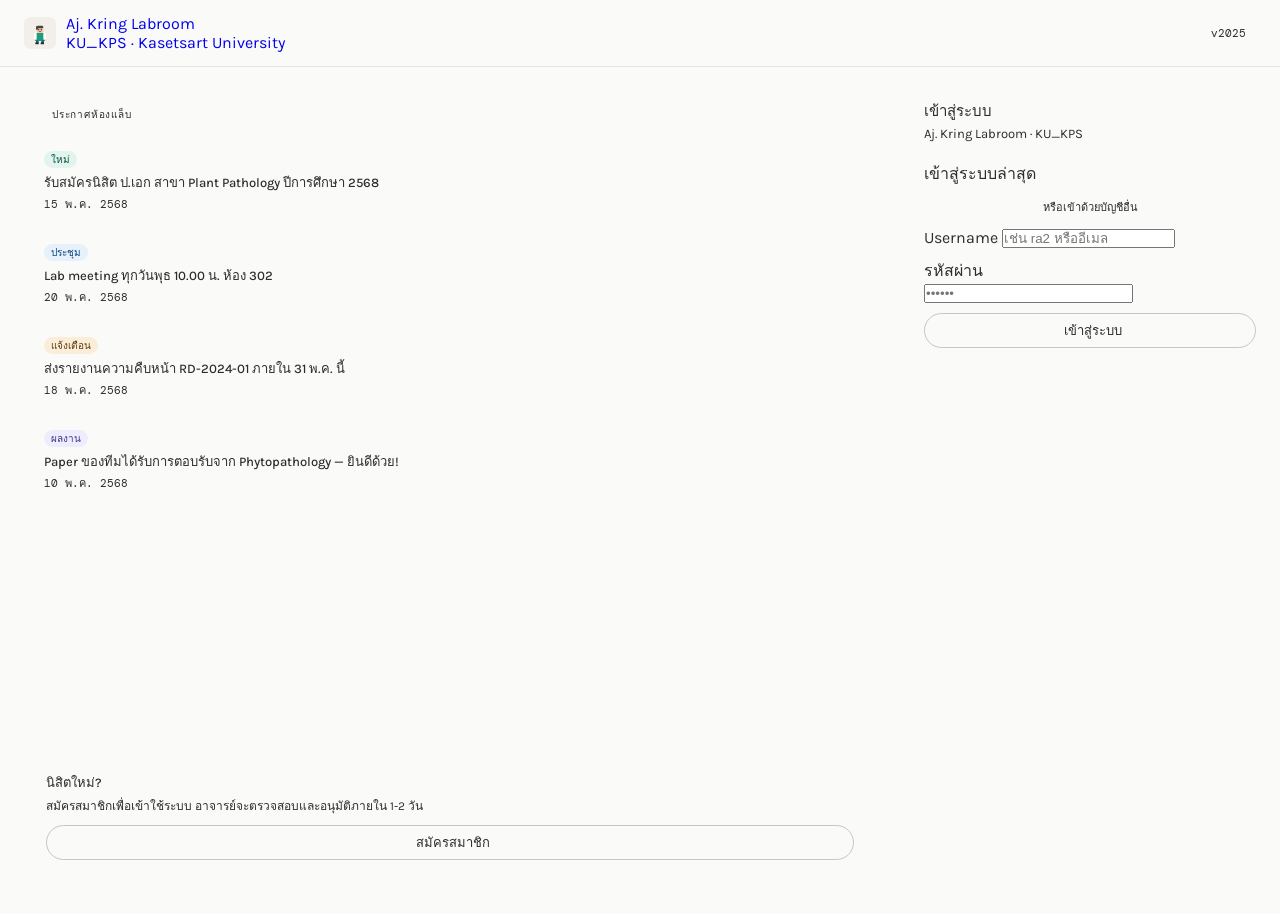
<file: index.html>
<!DOCTYPE html>
<html lang="th">
<head>
<meta charset="UTF-8">
<meta name="viewport" content="width=device-width, initial-scale=1.0">
<title>Aj. Kring Labroom — KU_KPS</title>
<link rel="stylesheet" href="style.css">
<style>
.recent-card {
  padding: 8px 10px;
  border: 0.5px solid var(--border);
  border-radius: var(--r);
  cursor: pointer;
  display: flex;
  align-items: center;
  gap: 8px;
  margin-bottom: 5px;
  transition: all .12s;
}
.recent-card:hover { border-color: var(--border2); background: var(--bg2); }
.recent-card .chk { margin-left: auto; width: 14px; height: 14px; border-radius: 50%; border: 0.5px solid var(--border); display: flex; align-items: center; justify-content: center; flex-shrink: 0; }
.recent-card.sel { border-color: var(--border2); background: var(--bg2); }
.recent-card.sel .chk { background: var(--text); border-color: var(--text); }
.divider { display: flex; align-items: center; gap: 8px; margin: 12px 0; color: var(--text3); font-size: 11px; font-family: 'DM Mono', monospace; }
.divider::before, .divider::after { content: ''; flex: 1; height: 0.5px; background: var(--border); }
</style>
</head>
<body>

<nav class="nav">
  <a href="index.html" class="nav-logo">
    <svg width="32" height="32" viewBox="0 0 48 48"><rect width="48" height="48" rx="10" fill="#F1EFE8"/><rect x="19" y="14" width="10" height="10" rx="3" fill="#F5C4B3"/><rect x="19" y="13" width="10" height="4" rx="2" fill="#444441"/><rect x="18" y="14" width="3" height="5" rx="1" fill="#444441"/><rect x="21" y="18" width="2" height="2" rx="1" fill="#2C2C2A"/><rect x="25" y="18" width="2" height="2" rx="1" fill="#2C2C2A"/><rect x="22" y="21" width="4" height="1" rx="0.5" fill="#993C1D"/><rect x="16" y="24" width="16" height="12" rx="2" fill="#1D9E75"/><rect x="15" y="24" width="4" height="10" rx="1" fill="#fff"/><rect x="29" y="24" width="4" height="10" rx="1" fill="#fff"/><rect x="18" y="35" width="4" height="5" rx="1" fill="#185FA5"/><rect x="26" y="35" width="4" height="5" rx="1" fill="#185FA5"/><rect x="17" y="38" width="5" height="3" rx="1" fill="#2C2C2A"/><rect x="25" y="38" width="5" height="3" rx="1" fill="#2C2C2A"/></svg>
    <div><div class="nav-ln">Aj. Kring Labroom</div><div class="nav-ls">KU_KPS · Kasetsart University</div></div>
  </a>
  <span style="font-size:11px;font-family:'DM Mono',monospace;background:var(--bg2);color:var(--text2);padding:4px 10px;border-radius:20px;border:0.5px solid var(--border)">v2025</span>
</nav>

<div style="display:grid;grid-template-columns:1fr 380px;min-height:calc(100vh - 53px);">

  <!-- LEFT: Announcements -->
  <div style="padding:2.5rem 2rem;border-right:0.5px solid var(--border);display:flex;flex-direction:column;gap:1rem;background:var(--bg);">
    <div style="font-size:10px;font-family:'DM Mono',monospace;color:var(--text2);letter-spacing:.08em;text-transform:uppercase;display:flex;align-items:center;gap:6px;">
      <span style="display:inline-block;width:14px;height:1px;background:var(--text2)"></span>ประกาศห้องแล็บ
    </div>
    <div id="announcements"></div>
    <div style="margin-top:auto;padding:14px;background:var(--bg2);border-radius:var(--rl);border:0.5px solid var(--border);">
      <div style="font-size:13px;font-weight:500;color:var(--text);margin-bottom:4px">นิสิตใหม่?</div>
      <div style="font-size:12px;color:var(--text2);margin-bottom:10px;line-height:1.5">สมัครสมาชิกเพื่อเข้าใช้ระบบ อาจารย์จะตรวจสอบและอนุมัติภายใน 1-2 วัน</div>
      <a href="register.html" class="btn btn-pri" style="width:100%;justify-content:center"><i class="ti ti-user-plus" style="font-size:13px"></i> สมัครสมาชิก</a>
    </div>
  </div>

  <!-- RIGHT: Login -->
  <div style="padding:2rem 1.5rem;background:var(--bg);overflow-y:auto;">
    <div style="font-size:15px;font-weight:500;color:var(--text);margin-bottom:3px">เข้าสู่ระบบ</div>
    <div style="font-size:13px;color:var(--text2);margin-bottom:1.25rem">Aj. Kring Labroom · KU_KPS</div>

    <div id="loginErr" class="err-box"><i class="ti ti-alert-circle"></i><span id="errTxt"></span></div>

    <!-- Recent logins -->
    <div id="recentSection" class="hidden">
      <label class="f-lbl" style="margin-bottom:6px">เข้าสู่ระบบล่าสุด</label>
      <div id="recentList"></div>
      <div class="divider">หรือเข้าด้วยบัญชีอื่น</div>
    </div>

    <!-- Manual login form -->
    <div id="manualForm">
      <div class="f-group">
        <label class="f-lbl">Username</label>
        <input type="text" id="usernameIn" class="f-inp" placeholder="เช่น ra2 หรืออีเมล" autocomplete="username"
          onkeydown="if(event.key==='Enter')document.getElementById('passIn').focus()">
      </div>
      <div class="f-group">
        <label class="f-lbl">รหัสผ่าน</label>
        <div style="position:relative">
          <input type="password" id="passIn" class="f-inp" placeholder="••••••" autocomplete="current-password"
            onkeydown="if(event.key==='Enter')doLogin()" style="padding-right:36px">
          <button onclick="togglePass()" style="position:absolute;right:10px;top:50%;transform:translateY(-50%);background:none;border:none;cursor:pointer;color:var(--text3);font-size:14px;padding:0" id="eyeBtn">
            <i class="ti ti-eye" id="eyeIcon"></i>
          </button>
        </div>
      </div>
      <button class="btn btn-pri" style="width:100%;justify-content:center;margin-bottom:8px" onclick="doLogin()">
        <i class="ti ti-arrow-right"></i> เข้าสู่ระบบ
      </button>
    </div>

    <!-- Quick login (after recent card selected) -->
    <div id="quickLogin" style="display:none">
      <div class="f-group">
        <label class="f-lbl">รหัสผ่าน</label>
        <div style="position:relative">
          <input type="password" id="quickPass" class="f-inp" placeholder="••••••" autocomplete="current-password"
            onkeydown="if(event.key==='Enter')doQuickLogin()" style="padding-right:36px">
          <button onclick="toggleQuickPass()" style="position:absolute;right:10px;top:50%;transform:translateY(-50%);background:none;border:none;cursor:pointer;color:var(--text3);font-size:14px;padding:0">
            <i class="ti ti-eye" id="qEyeIcon"></i>
          </button>
        </div>
      </div>
      <button class="btn btn-pri" style="width:100%;justify-content:center;margin-bottom:8px" onclick="doQuickLogin()">
        <i class="ti ti-arrow-right"></i> เข้าสู่ระบบ
      </button>
      <button class="btn" style="width:100%;justify-content:center;font-size:12px" onclick="cancelQuick()">
        <i class="ti ti-x"></i> ยกเลิก
      </button>
    </div>


  </div>
</div>

<script src="shared.js"></script>
<script>
// Check already logged in
if (new URLSearchParams(location.search).get('clear') !== null) {
  localStorage.clear();
  location.href = 'index.html';
}
const s = getSession();
if (s) {
  if (USERS[s.uid]?.level === 'admin') location.href = 'admin.html';
  else location.href = 'dashboard.html';
}

// Announcements
const anns = [
  { tag:'ใหม่', tagStyle:'background:#e1f5ee;color:#085041', txt:'รับสมัครนิสิต ป.เอก สาขา Plant Pathology ปีการศึกษา 2568', date:'15 พ.ค. 2568' },
  { tag:'ประชุม', tagStyle:'background:#e6f1fb;color:#0c447c', txt:'Lab meeting ทุกวันพุธ 10.00 น. ห้อง 302', date:'20 พ.ค. 2568' },
  { tag:'แจ้งเตือน', tagStyle:'background:#faeeda;color:#633806', txt:'ส่งรายงานความคืบหน้า RD-2024-01 ภายใน 31 พ.ค. นี้', date:'18 พ.ค. 2568' },
  { tag:'ผลงาน', tagStyle:'background:#eeedfe;color:#3c3489', txt:'Paper ของทีมได้รับการตอบรับจาก Phytopathology — ยินดีด้วย!', date:'10 พ.ค. 2568' },
];
document.getElementById('announcements').innerHTML = anns.map(a =>
  `<div style="padding:10px 12px;border:0.5px solid var(--border);border-radius:var(--rl);margin-bottom:8px">
    <div style="font-size:10px;padding:1px 7px;border-radius:20px;font-family:'DM Mono',monospace;margin-bottom:4px;display:inline-block;${a.tagStyle}">${a.tag}</div>
    <div style="font-size:13px;font-weight:500;color:var(--text)">${a.txt}</div>
    <div style="font-size:11px;color:var(--text3);font-family:'DM Mono',monospace;margin-top:2px">${a.date}</div>
  </div>`
).join('');

// ===== RECENT LOGINS =====
const RECENT_KEY = 'kring_recent';
let selectedRecentUID = null;

function getRecent() {
  try { return JSON.parse(localStorage.getItem(RECENT_KEY)) || []; } catch { return []; }
}
function saveRecent(uid) {
  let recent = getRecent().filter(r => r !== uid);
  recent.unshift(uid);
  recent = recent.slice(0, 3); // keep max 3
  localStorage.setItem(RECENT_KEY, JSON.stringify(recent));
}

function renderRecent() {
  const recent = getRecent().filter(uid => USERS[uid]);
  if (!recent.length) return;

  document.getElementById('recentSection').classList.remove('hidden');
  document.getElementById('recentList').innerHTML = recent.map(uid => {
    const u = USERS[uid];
    return `<div class="recent-card" onclick="selectRecent(this,'${uid}')" id="rc_${uid}">
      <div class="av" style="background:${u.avbg};color:${u.avc};width:32px;height:32px;font-size:11px">${u.av}</div>
      <div>
        <div style="font-size:13px;font-weight:500;color:var(--text)">${u.name}</div>
        <div style="font-size:11px;color:var(--text2)">${u.role}</div>
      </div>
      <div class="chk">
        <svg width="7" height="7" viewBox="0 0 8 8"><polyline points="1.5,4 3.5,6 6.5,2" stroke="white" stroke-width="1.5" fill="none" stroke-linecap="round"/></svg>
      </div>
    </div>`;
  }).join('');
}

function selectRecent(el, uid) {
  selectedRecentUID = uid;
  document.querySelectorAll('.recent-card').forEach(c => c.classList.remove('sel'));
  el.classList.add('sel');
  // Show quick password panel
  document.getElementById('manualForm').style.display = 'none';
  document.getElementById('quickLogin').style.display = 'block';
  document.getElementById('loginErr').classList.remove('on');
  setTimeout(() => document.getElementById('quickPass').focus(), 50);
}

function cancelQuick() {
  selectedRecentUID = null;
  document.querySelectorAll('.recent-card').forEach(c => c.classList.remove('sel'));
  document.getElementById('quickLogin').style.display = 'none';
  document.getElementById('manualForm').style.display = 'block';
  document.getElementById('loginErr').classList.remove('on');
}

function doQuickLogin() {
  if (!selectedRecentUID) return;
  const pass = document.getElementById('quickPass').value;
  const u = USERS[selectedRecentUID];
  if (!u || u.pass !== pass) { showLoginErr('รหัสผ่านไม่ถูกต้อง'); return; }
  loginSuccess(selectedRecentUID);
}

// ===== MANUAL LOGIN =====
function doLogin() {
  const username = document.getElementById('usernameIn').value.trim().toLowerCase();
  const pass = document.getElementById('passIn').value;
  if (!username) { showLoginErr('กรุณาใส่ Username'); return; }
  if (!pass) { showLoginErr('กรุณาใส่รหัสผ่าน'); return; }

  // 1. เช็คจาก USERS object (admin + demo accounts)
  let matchUID = null;
  let matchPass = null;
  for (const [uid, u] of Object.entries(USERS)) {
    if (uid === username || uid.toLowerCase() === username) { matchUID = uid; matchPass = u.pass; break; }
    const shortName = u.name.split(' ')[0].toLowerCase();
    if (shortName === username) { matchUID = uid; matchPass = u.pass; break; }
  }

  // 2. เช็คจาก approved members ใน localStorage
  if (!matchUID) {
    const members = load(KEYS.members, []);
    const found = members.find(m =>
      (m.email && m.email.toLowerCase() === username) ||
      (m.sid && m.sid === username) ||
      (m.uid && m.uid === username)
    );
    if (found) { matchUID = found.uid; matchPass = found.pass; }
  }

  if (!matchUID || matchPass !== pass) {
    showLoginErr('Username หรือรหัสผ่านไม่ถูกต้อง');
    return;
  }
  loginSuccess(matchUID);
}

function loginSuccess(uid) {
  setSession(uid);
  saveRecent(uid);
  location.href = USERS[uid].level === 'admin' ? 'admin.html' : 'dashboard.html';
}

function showLoginErr(m) {
  const e = document.getElementById('loginErr');
  document.getElementById('errTxt').textContent = m;
  e.classList.add('on');
}

// Toggle password visibility
function togglePass() {
  const inp = document.getElementById('passIn');
  const icon = document.getElementById('eyeIcon');
  inp.type = inp.type === 'password' ? 'text' : 'password';
  icon.className = inp.type === 'password' ? 'ti ti-eye' : 'ti ti-eye-off';
}
function toggleQuickPass() {
  const inp = document.getElementById('quickPass');
  const icon = document.getElementById('qEyeIcon');
  inp.type = inp.type === 'password' ? 'text' : 'password';
  icon.className = inp.type === 'password' ? 'ti ti-eye' : 'ti ti-eye-off';
}

renderRecent();
</script>
</body>
</html>
</file>
<file: style.css>
/* style.css — Kring Labroom KU_KPS */
@import url('https://fonts.googleapis.com/css2?family=DM+Serif+Display&family=DM+Mono:wght@400;500&family=Karla:wght@400;500&display=swap');

:root {
  --color-background-primary: #FAFAF8;
  --color-background-secondary: #F4F3EF;
  --color-background-danger: #FDF0F0;
  --color-text-primary: #2C2C2A;
  --color-text-secondary: #706E69;
  --color-text-tertiary: #B4B2A9;
  --color-text-danger: #A32D2D;
  --color-border-primary: #2C2C2A;
  --color-border-secondary: #C8C6BF;
  --color-border-tertiary: #E8E6E0;
  --color-accent: #1D9E75;
  --border-radius-sm: 4px;
  --border-radius-md: 8px;
  --border-radius-lg: 12px;
}

* { box-sizing: border-box; margin: 0; padding: 0; }

body {
  font-family: 'Karla', sans-serif;
  background: var(--color-background-primary);
  color: var(--color-text-primary);
  min-height: 100vh;
}

/* NAV */
.nav {
  padding: .875rem 1.5rem;
  border-bottom: 0.5px solid var(--color-border-tertiary);
  display: flex; align-items: center; justify-content: space-between;
  position: sticky; top: 0; background: var(--color-background-primary); z-index: 50;
}
.nav-logo { display: flex; align-items: center; gap: 10px; text-decoration: none; }
.nav-logo-name { font-family: 'DM Serif Display', serif; font-size: 15px; color: var(--color-text-primary); }
.nav-logo-sub { font-size: 10px; font-family: 'DM Mono', monospace; color: var(--color-text-secondary); }

/* TABS */
.tabs { display: flex; padding: 0 1.5rem; border-bottom: 0.5px solid var(--color-border-tertiary); overflow-x: auto; }
.tab { padding: 8px 12px; font-size: 12px; border: none; background: none; color: var(--color-text-secondary); cursor: pointer; border-bottom: 2px solid transparent; margin-bottom: -.5px; font-family: 'Karla', sans-serif; white-space: nowrap; display: flex; align-items: center; gap: 5px; }
.tab:hover { color: var(--color-text-primary); }
.tab.active { color: var(--color-text-primary); border-bottom-color: var(--color-text-primary); font-weight: 500; }

/* PAGE CONTENT */
.page-content { padding: 1.25rem 1.5rem; }
.view { display: none; }
.view.active { display: block; }

/* CARD */
.card { background: var(--color-background-primary); border: 0.5px solid var(--color-border-tertiary); border-radius: var(--border-radius-lg); padding: 1rem 1.25rem; margin-bottom: 10px; }
.card-header { display: flex; align-items: center; justify-content: space-between; margin-bottom: 10px; }
.card-title { font-size: 11px; font-weight: 500; font-family: 'DM Mono', monospace; color: var(--color-text-secondary); text-transform: uppercase; letter-spacing: .04em; }

/* BUTTONS */
.btn { padding: 6px 14px; font-size: 13px; font-family: 'Karla', sans-serif; border: 0.5px solid var(--color-border-secondary); border-radius: 20px; background: var(--color-background-primary); color: var(--color-text-primary); cursor: pointer; display: inline-flex; align-items: center; gap: 5px; text-decoration: none; transition: background .12s; }
.btn:hover { background: var(--color-background-secondary); }
.btn-primary { background: var(--color-text-primary); color: var(--color-background-primary); border-color: transparent; }
.btn-primary:hover { opacity: .85; }
.btn-sm { padding: 4px 10px; font-size: 12px; }
.btn-danger { border-color: #f09595; color: #a32d2d; }
.btn-danger:hover { background: #fcebeb; }
.btn-green { background: #e1f5ee; color: #085041; border-color: #9fe1cb; }
.btn-green:hover { background: #9fe1cb; }
.btn-red { background: #fcebeb; color: #a32d2d; border-color: #f7c1c1; }
.btn-red:hover { background: #f7c1c1; }

/* FORMS */
.f-group { margin-bottom: 10px; }
.f-label { font-size: 11px; font-family: 'DM Mono', monospace; color: var(--color-text-secondary); margin-bottom: 4px; display: block; }
.f-input { width: 100%; font-size: 13px; font-family: 'Karla', sans-serif; padding: 8px 10px; border: 0.5px solid var(--color-border-secondary); border-radius: var(--border-radius-md); background: var(--color-background-primary); color: var(--color-text-primary); outline: none; transition: border-color .12s; }
.f-input:focus { border-color: var(--color-border-primary); }
textarea.f-input { resize: vertical; min-height: 64px; line-height: 1.6; }
.f-row { display: grid; grid-template-columns: 1fr 1fr; gap: 10px; margin-bottom: 10px; }
.f-error { background: var(--color-background-danger); color: var(--color-text-danger); font-size: 12px; padding: 8px 10px; border-radius: var(--border-radius-md); margin-bottom: 10px; display: none; align-items: center; gap: 6px; }
.f-error.show { display: flex; }

/* AVATAR */
.av { border-radius: 50%; display: flex; align-items: center; justify-content: center; font-weight: 500; font-family: 'DM Mono', monospace; flex-shrink: 0; }
.av-md { width: 32px; height: 32px; font-size: 11px; }
.av-sm { width: 22px; height: 22px; font-size: 9px; }

/* BADGE */
.badge { font-size: 10px; padding: 2px 7px; border-radius: 20px; font-family: 'DM Mono', monospace; white-space: nowrap; display: inline-block; }

/* METRICS */
.metric-grid { display: grid; grid-template-columns: repeat(4, 1fr); gap: 8px; margin-bottom: 1rem; }
.metric { background: var(--color-background-secondary); border-radius: var(--border-radius-md); padding: 12px 14px; }
.metric-label { font-size: 11px; color: var(--color-text-secondary); font-family: 'DM Mono', monospace; margin-bottom: 3px; }
.metric-value { font-size: 22px; font-weight: 500; color: var(--color-text-primary); }

/* PROGRESS BAR */
.pbar { height: 4px; background: var(--color-background-secondary); border-radius: 2px; overflow: hidden; }
.pfill { height: 100%; border-radius: 2px; transition: width .3s; }

/* TABLE */
.table-wrap { overflow: auto; }
table { width: 100%; font-size: 13px; border-collapse: collapse; }
th { text-align: left; padding: 7px 10px; font-size: 11px; font-weight: 500; color: var(--color-text-secondary); border-bottom: 0.5px solid var(--color-border-tertiary); font-family: 'DM Mono', monospace; }
td { padding: 8px 10px; border-bottom: 0.5px solid var(--color-border-tertiary); }
tr:last-child td { border-bottom: none; }
tr:hover td { background: var(--color-background-secondary); }

/* TOAST */
.toast { position: fixed; bottom: 20px; right: 20px; background: var(--color-text-primary); color: var(--color-background-primary); padding: 8px 14px; border-radius: var(--border-radius-md); font-size: 12px; display: none; align-items: center; gap: 6px; z-index: 999; font-family: 'DM Mono', monospace; }
.toast.show { display: flex; }

/* MODAL */
.modal-bg { position: fixed; inset: 0; background: rgba(44,44,42,.4); z-index: 100; display: none; align-items: center; justify-content: center; }
.modal-bg.show { display: flex; }
.modal { background: var(--color-background-primary); border-radius: var(--border-radius-lg); padding: 1.5rem; max-width: 480px; width: 90%; max-height: 80vh; overflow-y: auto; }
.modal-title { font-size: 15px; font-weight: 500; margin-bottom: 1rem; }

/* CAL */
.cal-dow { display: grid; grid-template-columns: repeat(7,1fr); gap: 2px; margin-bottom: 2px; }
.cal-dow span { text-align: center; font-size: 10px; font-family: 'DM Mono', monospace; color: var(--color-text-tertiary); padding: 4px 0; }
.cal-grid { display: grid; grid-template-columns: repeat(7,1fr); gap: 2px; }
.cal-day { border: 0.5px solid var(--color-border-tertiary); border-radius: 6px; padding: 4px 5px; min-height: 68px; cursor: pointer; transition: border-color .12s, background .12s; }
.cal-day:hover { border-color: var(--color-border-secondary); background: var(--color-background-secondary); }
.cal-day.today { border-color: #378ADD; }
.cal-day.selected { border-color: var(--color-border-primary); background: var(--color-background-secondary); }
.cal-day.empty { border-color: transparent; cursor: default; pointer-events: none; }
.cal-day-num { font-size: 11px; font-family: 'DM Mono', monospace; color: var(--color-text-secondary); margin-bottom: 2px; }
.cal-day.today .cal-day-num { color: #0c447c; font-weight: 500; }
.plan-chip { font-size: 10px; padding: 1px 4px; border-radius: 3px; margin-bottom: 1px; white-space: nowrap; overflow: hidden; text-overflow: ellipsis; line-height: 1.4; }

@media (max-width: 640px) {
  .metric-grid { grid-template-columns: repeat(2,1fr); }
  .f-row { grid-template-columns: 1fr; }
  .nav { padding: .75rem 1rem; }
  .page-content { padding: 1rem; }
}
</file>
